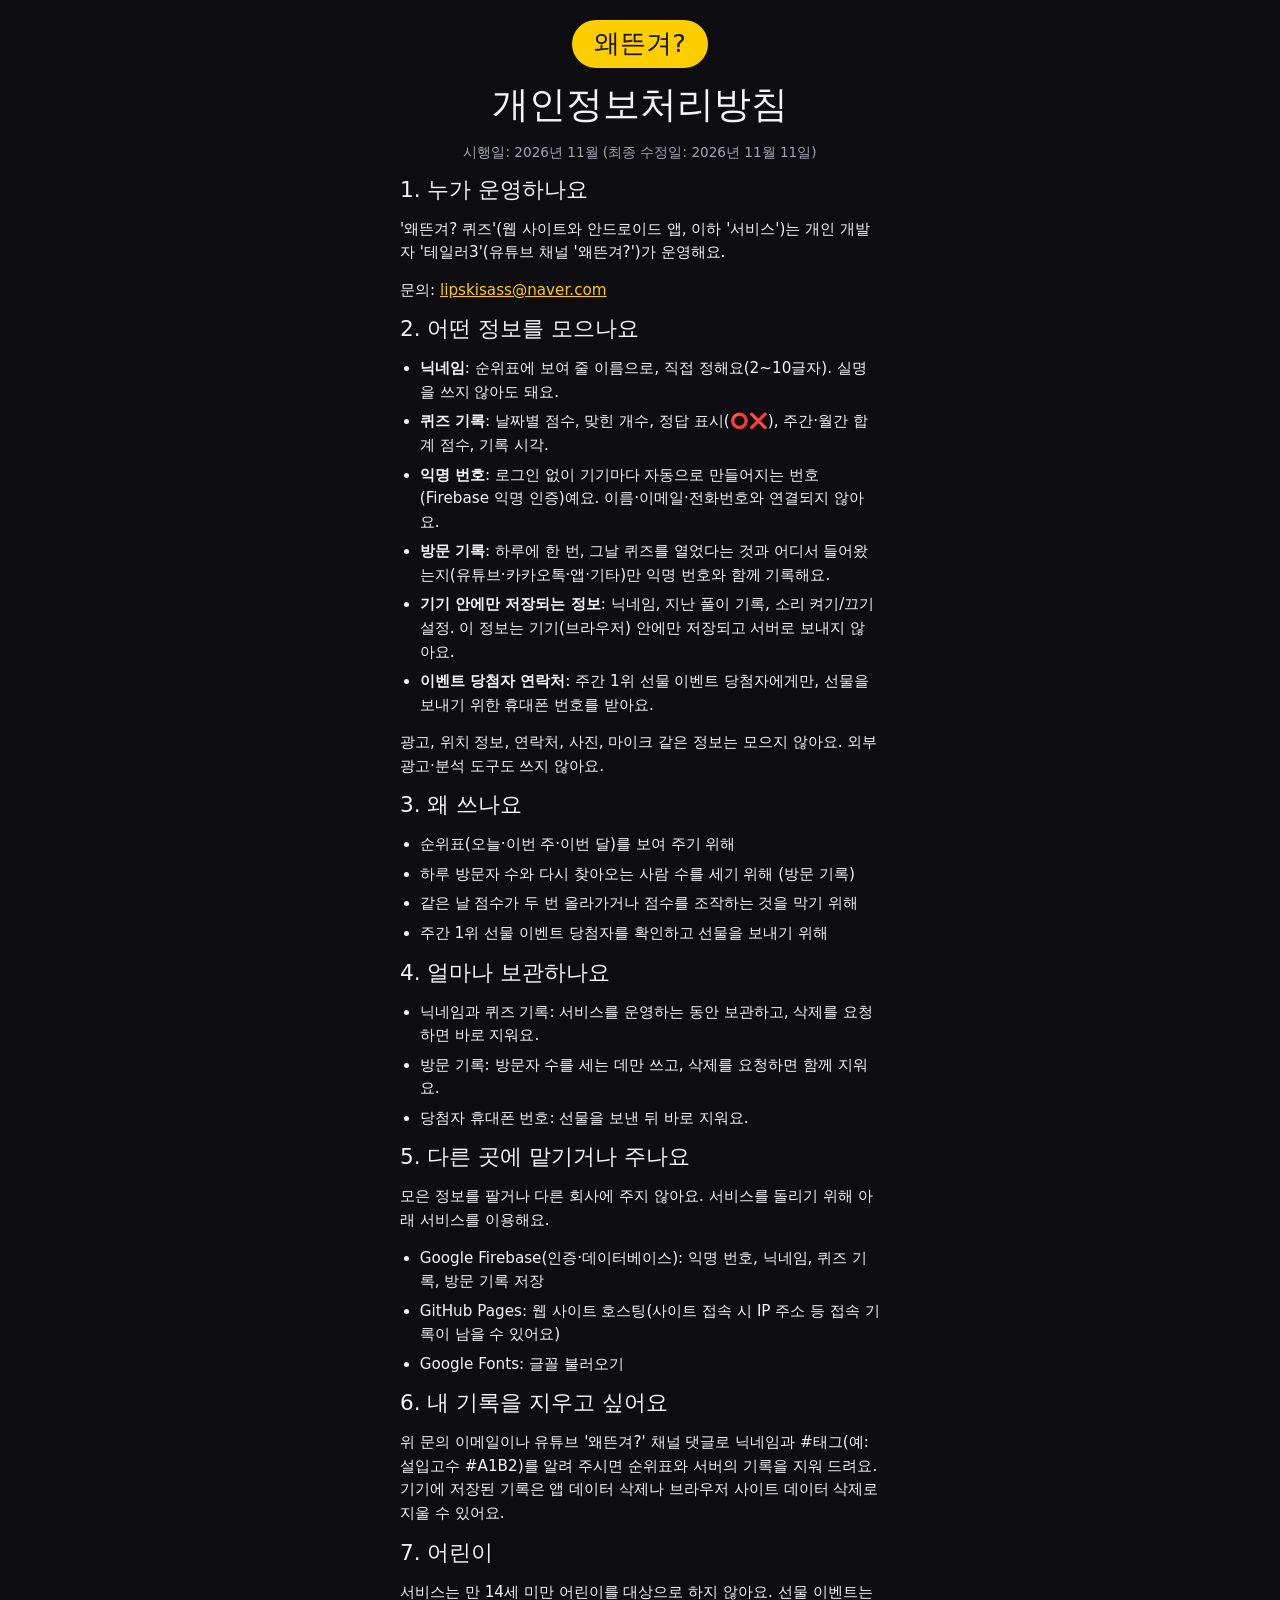
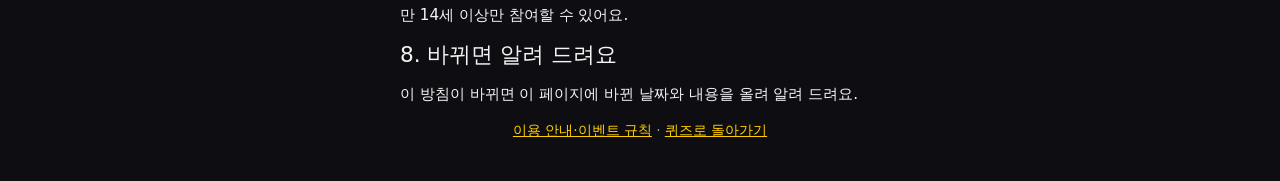
<file: privacy.html>
<!doctype html>
<html lang="ko">
<head>
<meta charset="utf-8">
<meta name="viewport" content="width=device-width,initial-scale=1">
<title>왜뜬겨? 퀴즈 개인정보처리방침</title>
<link rel="stylesheet" href="style.css?v=3">
</head>
<body>
<div class="app doc">
  <a class="badge" href="./">왜뜬겨?</a>
  <h1>개인정보처리방침</h1>
  <p class="note">시행일: 2026년 11월 (최종 수정일: 2026년 11월 11일)</p>

  <h2>1. 누가 운영하나요</h2>
  <p>'왜뜬겨? 퀴즈'(웹 사이트와 안드로이드 앱, 이하 '서비스')는 개인 개발자 '테일러3'(유튜브 채널 '왜뜬겨?')가 운영해요.</p>
  <p>문의: <a href="mailto:lipskisass@naver.com">lipskisass@naver.com</a></p>

  <h2>2. 어떤 정보를 모으나요</h2>
  <ul>
    <li><b>닉네임</b>: 순위표에 보여 줄 이름으로, 직접 정해요(2~10글자). 실명을 쓰지 않아도 돼요.</li>
    <li><b>퀴즈 기록</b>: 날짜별 점수, 맞힌 개수, 정답 표시(⭕❌), 주간·월간 합계 점수, 기록 시각.</li>
    <li><b>익명 번호</b>: 로그인 없이 기기마다 자동으로 만들어지는 번호(Firebase 익명 인증)예요. 이름·이메일·전화번호와 연결되지 않아요.</li>
    <li><b>방문 기록</b>: 하루에 한 번, 그날 퀴즈를 열었다는 것과 어디서 들어왔는지(유튜브·카카오톡·앱·기타)만 익명 번호와 함께 기록해요.</li>
    <li><b>기기 안에만 저장되는 정보</b>: 닉네임, 지난 풀이 기록, 소리 켜기/끄기 설정. 이 정보는 기기(브라우저) 안에만 저장되고 서버로 보내지 않아요.</li>
    <li><b>이벤트 당첨자 연락처</b>: 주간 1위 선물 이벤트 당첨자에게만, 선물을 보내기 위한 휴대폰 번호를 받아요.</li>
  </ul>
  <p>광고, 위치 정보, 연락처, 사진, 마이크 같은 정보는 모으지 않아요. 외부 광고·분석 도구도 쓰지 않아요.</p>

  <h2>3. 왜 쓰나요</h2>
  <ul>
    <li>순위표(오늘·이번 주·이번 달)를 보여 주기 위해</li>
    <li>하루 방문자 수와 다시 찾아오는 사람 수를 세기 위해 (방문 기록)</li>
    <li>같은 날 점수가 두 번 올라가거나 점수를 조작하는 것을 막기 위해</li>
    <li>주간 1위 선물 이벤트 당첨자를 확인하고 선물을 보내기 위해</li>
  </ul>

  <h2>4. 얼마나 보관하나요</h2>
  <ul>
    <li>닉네임과 퀴즈 기록: 서비스를 운영하는 동안 보관하고, 삭제를 요청하면 바로 지워요.</li>
    <li>방문 기록: 방문자 수를 세는 데만 쓰고, 삭제를 요청하면 함께 지워요.</li>
    <li>당첨자 휴대폰 번호: 선물을 보낸 뒤 바로 지워요.</li>
  </ul>

  <h2>5. 다른 곳에 맡기거나 주나요</h2>
  <p>모은 정보를 팔거나 다른 회사에 주지 않아요. 서비스를 돌리기 위해 아래 서비스를 이용해요.</p>
  <ul>
    <li>Google Firebase(인증·데이터베이스): 익명 번호, 닉네임, 퀴즈 기록, 방문 기록 저장</li>
    <li>GitHub Pages: 웹 사이트 호스팅(사이트 접속 시 IP 주소 등 접속 기록이 남을 수 있어요)</li>
    <li>Google Fonts: 글꼴 불러오기</li>
  </ul>

  <h2>6. 내 기록을 지우고 싶어요</h2>
  <p>위 문의 이메일이나 유튜브 '왜뜬겨?' 채널 댓글로 닉네임과 #태그(예: 설입고수 #A1B2)를 알려 주시면 순위표와 서버의 기록을 지워 드려요. 기기에 저장된 기록은 앱 데이터 삭제나 브라우저 사이트 데이터 삭제로 지울 수 있어요.</p>

  <h2>7. 어린이</h2>
  <p>서비스는 만 14세 미만 어린이를 대상으로 하지 않아요. 선물 이벤트는 만 14세 이상만 참여할 수 있어요.</p>

  <h2>8. 바뀌면 알려 드려요</h2>
  <p>이 방침이 바뀌면 이 페이지에 바뀐 날짜와 내용을 올려 알려 드려요.</p>

  <p class="note"><a href="rules.html">이용 안내·이벤트 규칙</a> · <a href="./">퀴즈로 돌아가기</a></p>
</div>
</body>
</html>
</file>
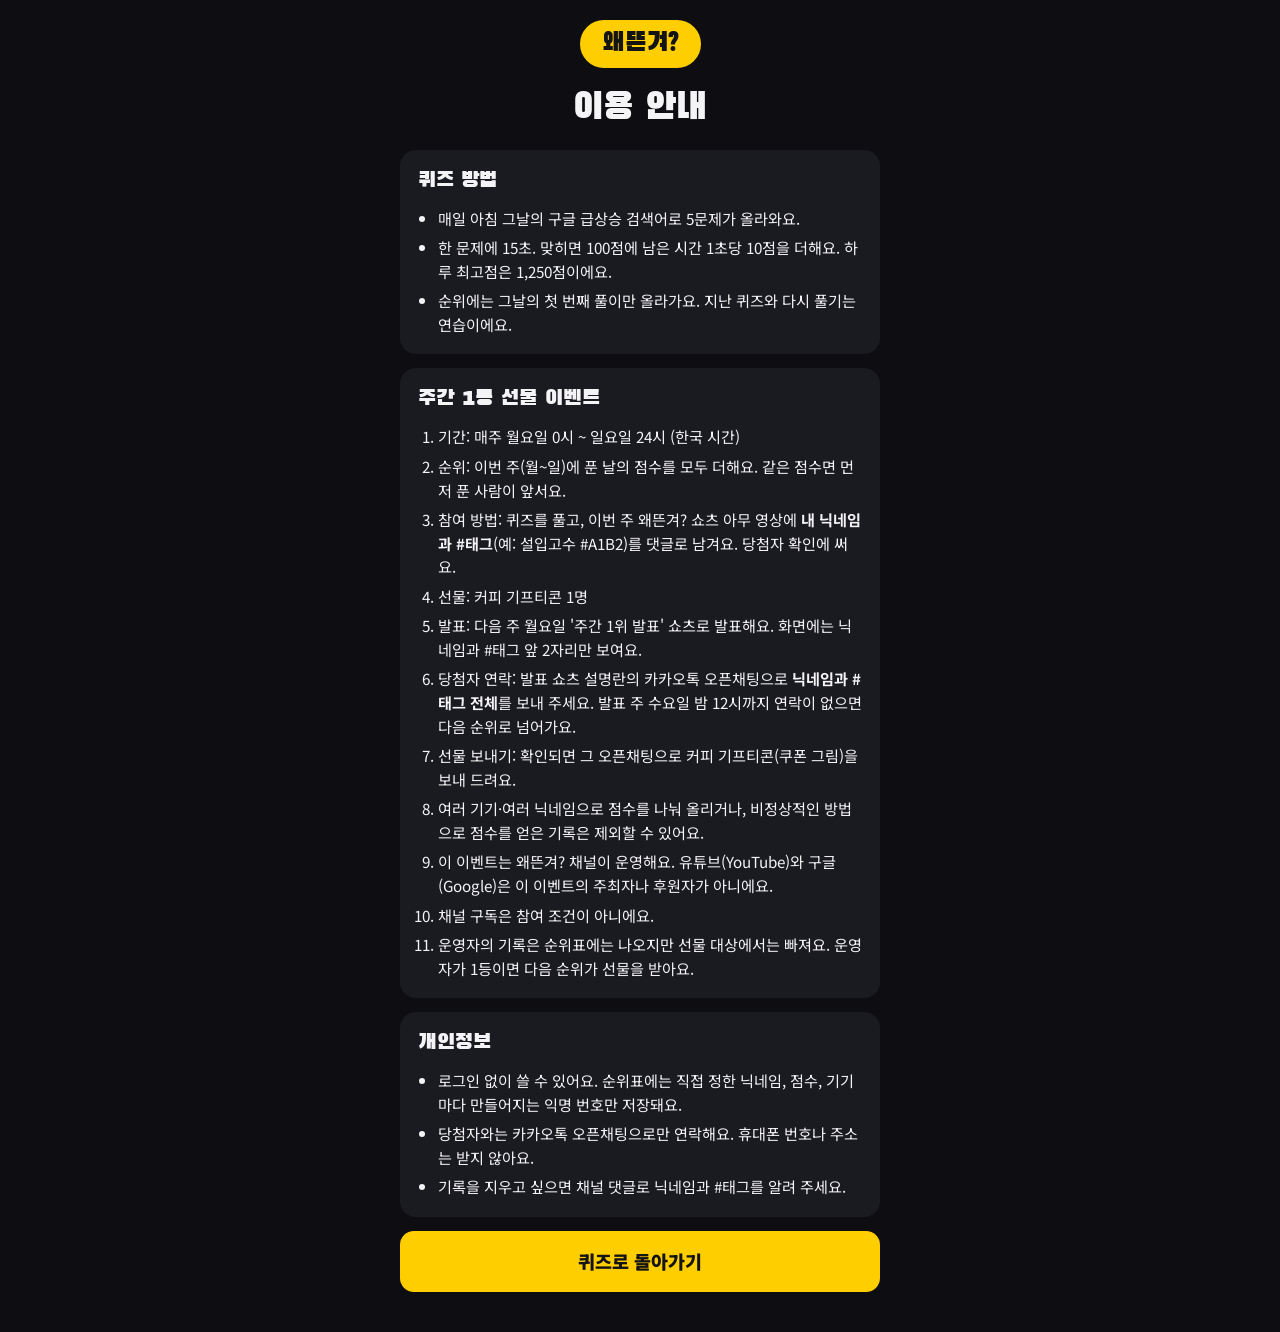
<file: rules.html>
<!doctype html>
<html lang="ko">
<head>
<meta charset="utf-8">
<meta name="viewport" content="width=device-width,initial-scale=1,viewport-fit=cover">
<title>왜뜬겨? 퀴즈 이용 안내</title>
<link rel="preconnect" href="https://fonts.googleapis.com">
<link rel="stylesheet" href="https://fonts.googleapis.com/css2?family=Black+Han+Sans&family=Noto+Sans+KR:wght@400;500;700;900&display=swap">
<link rel="stylesheet" href="style.css">
</head>
<body>
<div class="app">
  <a class="badge" href="./">왜뜬겨?</a>
  <h1>이용 안내</h1>
  <div class="doc">
    <section class="panel">
      <h2>퀴즈 방법</h2>
      <ul>
        <li>매일 아침 그날의 구글 급상승 검색어로 5문제가 올라와요.</li>
        <li>한 문제에 15초. 맞히면 100점에 남은 시간 1초당 10점을 더해요. 하루 최고점은 1,250점이에요.</li>
        <li>순위에는 그날의 첫 번째 풀이만 올라가요. 지난 퀴즈와 다시 풀기는 연습이에요.</li>
      </ul>
    </section>
    <section class="panel">
      <h2>주간 1등 선물 이벤트</h2>
      <ol>
        <li>기간: 매주 월요일 0시 ~ 일요일 24시 (한국 시간)</li>
        <li>순위: 이번 주(월~일)에 푼 날의 점수를 모두 더해요. 같은 점수면 먼저 푼 사람이 앞서요.</li>
        <li>참여 방법: 퀴즈를 풀고, 이번 주 왜뜬겨? 쇼츠 아무 영상에 <b>내 닉네임과 #태그</b>(예: 설입고수 #A1B2)를 댓글로 남겨요. 당첨자 확인에 써요.</li>
        <li>선물: 커피 기프티콘 1명</li>
        <li>발표: 다음 주 월요일 '주간 1위 발표' 쇼츠로 발표해요. 화면에는 닉네임과 #태그 앞 2자리만 보여요.</li>
        <li>당첨자 연락: 발표 쇼츠 설명란의 카카오톡 오픈채팅으로 <b>닉네임과 #태그 전체</b>를 보내 주세요. 발표 주 수요일 밤 12시까지 연락이 없으면 다음 순위로 넘어가요.</li>
        <li>선물 보내기: 확인되면 그 오픈채팅으로 커피 기프티콘(쿠폰 그림)을 보내 드려요.</li>
        <li>여러 기기·여러 닉네임으로 점수를 나눠 올리거나, 비정상적인 방법으로 점수를 얻은 기록은 제외할 수 있어요.</li>
        <li>이 이벤트는 왜뜬겨? 채널이 운영해요. 유튜브(YouTube)와 구글(Google)은 이 이벤트의 주최자나 후원자가 아니에요.</li>
        <li>채널 구독은 참여 조건이 아니에요.</li>
        <li>운영자의 기록은 순위표에는 나오지만 선물 대상에서는 빠져요. 운영자가 1등이면 다음 순위가 선물을 받아요.</li>
      </ol>
    </section>
    <section class="panel">
      <h2>개인정보</h2>
      <ul>
        <li>로그인 없이 쓸 수 있어요. 순위표에는 직접 정한 닉네임, 점수, 기기마다 만들어지는 익명 번호만 저장돼요.</li>
        <li>당첨자와는 카카오톡 오픈채팅으로만 연락해요. 휴대폰 번호나 주소는 받지 않아요.</li>
        <li>기록을 지우고 싶으면 채널 댓글로 닉네임과 #태그를 알려 주세요.</li>
      </ul>
    </section>
    <a class="btn" href="./">퀴즈로 돌아가기</a>
  </div>
</div>
</body>
</html>
</file>
<file: style.css>
/* 왜뜬겨? brand: near-black screen, yellow pill badge, punchy Korean display face — same look as the Shorts */
:root{
  --bg:#0e0e12; --panel:#1a1a21; --panel2:#24242d; --fg:#f4f4f6; --muted:#a3a3b0; --line:#30303b;
  --yellow:#ffce00; --red:#ff4b4b; --green:#2fd27a; --ink:#141414;
  --display:"Black Han Sans","Noto Sans KR",system-ui,sans-serif;
  --body:"Noto Sans KR",system-ui,-apple-system,"Apple SD Gothic Neo",sans-serif;
  color-scheme:dark;
}
*{box-sizing:border-box}
html,body{min-height:100%;margin:0}
body{background:var(--bg);color:var(--fg);font-family:var(--body);font-size:16px;line-height:1.55;
  padding-left:max(16px,env(safe-area-inset-left,0px));padding-right:max(16px,env(safe-area-inset-right,0px));
  padding-top:calc(20px + env(safe-area-inset-top,0px));padding-bottom:calc(40px + env(safe-area-inset-bottom,0px))}
.app{max-width:480px;margin:0 auto;display:flex;flex-direction:column;gap:18px}
.badge{align-self:center;font-family:var(--display);font-size:1.6rem;background:var(--yellow);color:var(--ink);padding:4px 22px;border-radius:999px;text-decoration:none}
.sub{text-align:center;color:var(--muted);font-size:.9rem;margin:0}
h1,h2{font-family:var(--display);font-weight:400;margin:0;text-wrap:balance;line-height:1.25}
h1{font-size:2.3rem;text-align:center}
h1 em{font-style:normal;color:var(--yellow)}
h2{font-size:1.35rem}
p{margin:0}
a{color:var(--yellow)}
button,input{font:inherit}
button{cursor:pointer;border:none}
button:focus-visible,input:focus-visible,a:focus-visible{outline:3px solid var(--yellow);outline-offset:2px}
.btn{display:block;text-align:center;text-decoration:none;background:var(--yellow);color:var(--ink);font-weight:900;font-size:1.15rem;padding:16px;border-radius:14px;width:100%}
.btn.kakao{background:#fee500;color:#191919}
.btn.ghost{background:transparent;color:var(--fg);border:1.5px solid var(--line);font-weight:700;font-size:1rem}
.btn:disabled{opacity:.5;cursor:default}
.panel{background:var(--panel);border-radius:16px;padding:18px;display:flex;flex-direction:column;gap:12px}
.list{display:flex;flex-direction:column;gap:8px;margin:0;padding:0;list-style:none}
.kw-row{display:flex;justify-content:space-between;gap:12px;font-size:.95rem}
.kw-row span:last-child{color:var(--muted);font-variant-numeric:tabular-nums}
.field{display:flex;flex-direction:column;gap:6px}
.field label{font-size:.85rem;color:var(--muted)}
.field input{background:var(--panel2);color:var(--fg);border:1.5px solid var(--line);border-radius:12px;padding:14px;font-size:1.1rem}
.err{color:var(--red);font-size:.85rem;min-height:1.2em}
.me-line{display:flex;justify-content:space-between;align-items:center;font-size:.9rem;color:var(--muted)}
.me-line b{color:var(--fg)}
.linkbtn{background:none;color:var(--muted);text-decoration:underline;font-size:.85rem;padding:0}
.event{background:color-mix(in srgb,var(--yellow) 14%,var(--panel));border:1.5px solid var(--yellow);border-radius:14px;padding:14px 16px;font-size:.92rem;display:flex;flex-direction:column;gap:4px}
.event b{color:var(--yellow)}
/* question */
.top{display:flex;align-items:center;justify-content:space-between;gap:12px}
.dots{display:flex;gap:6px}
.dot{width:26px;height:6px;border-radius:3px;background:var(--line)}
.dot.now{background:var(--yellow)} .dot.o{background:var(--green)} .dot.x{background:var(--red)}
.score{font-family:var(--display);font-size:1.2rem;font-variant-numeric:tabular-nums}
.timer{height:6px;background:var(--panel2);border-radius:3px;overflow:hidden}
.timer i{display:block;height:100%;background:var(--yellow);width:100%;transform-origin:left}
.kwcard{background:var(--panel);border-radius:18px;padding:24px 18px;text-align:center;display:flex;flex-direction:column;gap:8px}
.kwcard .label{color:var(--muted);font-size:.85rem}
.kwcard .kw{font-family:var(--display);font-size:2.4rem;line-height:1.15;color:var(--yellow);word-break:keep-all}
.kwcard .vol{font-size:.85rem;color:var(--muted)}
.q{font-size:1.15rem;font-weight:700;text-align:center;word-break:keep-all}
.choices{display:flex;flex-direction:column;gap:10px}
.choice{background:var(--panel2);color:var(--fg);text-align:left;padding:14px 16px;border-radius:12px;font-size:1rem;font-weight:500;line-height:1.45;display:flex;gap:12px;align-items:flex-start;border:2px solid transparent;word-break:keep-all}
.choice b{font-family:var(--display);font-weight:400;color:var(--muted);flex:none;width:1.2em}
.choice.right{border-color:var(--green);background:color-mix(in srgb,var(--green) 18%,var(--panel2))}
.choice.wrong{border-color:var(--red);background:color-mix(in srgb,var(--red) 16%,var(--panel2))}
.choice:disabled{cursor:default}
.explain{background:var(--panel);border-left:4px solid var(--yellow);border-radius:10px;padding:14px 16px;display:flex;flex-direction:column;gap:8px;font-size:.95rem}
.verdict{font-family:var(--display);font-size:1.3rem}
.verdict.o{color:var(--green)} .verdict.x{color:var(--red)}
.src{font-size:.8rem;color:var(--muted)} .src a{color:var(--muted)}
/* result */
.big{font-family:var(--display);font-size:4rem;text-align:center;line-height:1;color:var(--yellow);font-variant-numeric:tabular-nums}
.marks{text-align:center;font-size:1.6rem;letter-spacing:.15em}
.tabs{display:flex;gap:6px;background:var(--panel2);padding:4px;border-radius:12px}
.tabs button{flex:1;background:transparent;color:var(--muted);padding:8px;border-radius:9px;font-weight:700}
.tabs button[aria-selected="true"]{background:var(--yellow);color:var(--ink)}
.rank-row{display:grid;grid-template-columns:2em 1fr auto;align-items:center;gap:10px;font-size:.95rem}
.rank-row .n{font-family:var(--display);color:var(--muted);text-align:center}
.rank-row .pts{font-variant-numeric:tabular-nums;font-weight:700}
.rank-row.me .nm{color:var(--yellow);font-weight:700}
.nm{min-width:0;overflow:hidden;text-overflow:ellipsis;white-space:nowrap}
.tag{color:var(--muted);font-size:.8em;font-weight:400}
.chips{display:flex;flex-wrap:wrap;gap:8px}
.chip{background:var(--panel2);color:var(--fg);padding:6px 12px;border-radius:999px;font-size:.85rem}
.chip.done{color:var(--muted)}
.note{font-size:.85rem;color:var(--muted);text-align:center}
.row{display:flex;gap:10px} .row > *{flex:1}
.doc{display:flex;flex-direction:column;gap:14px;font-size:.95rem}
.doc ol,.doc ul{margin:0;padding-left:1.3em;display:flex;flex-direction:column;gap:6px}
@media (prefers-reduced-motion:reduce){*{scroll-behavior:auto!important}}
/* sound toggle */
.sound-btn{position:fixed;top:calc(14px + env(safe-area-inset-top,0px));right:max(14px,env(safe-area-inset-right,0px));z-index:10;width:44px;height:44px;border-radius:999px;background:var(--panel2);color:var(--fg);font-size:1.25rem;line-height:1;display:grid;place-items:center;border:1.5px solid var(--line)}
</file>
